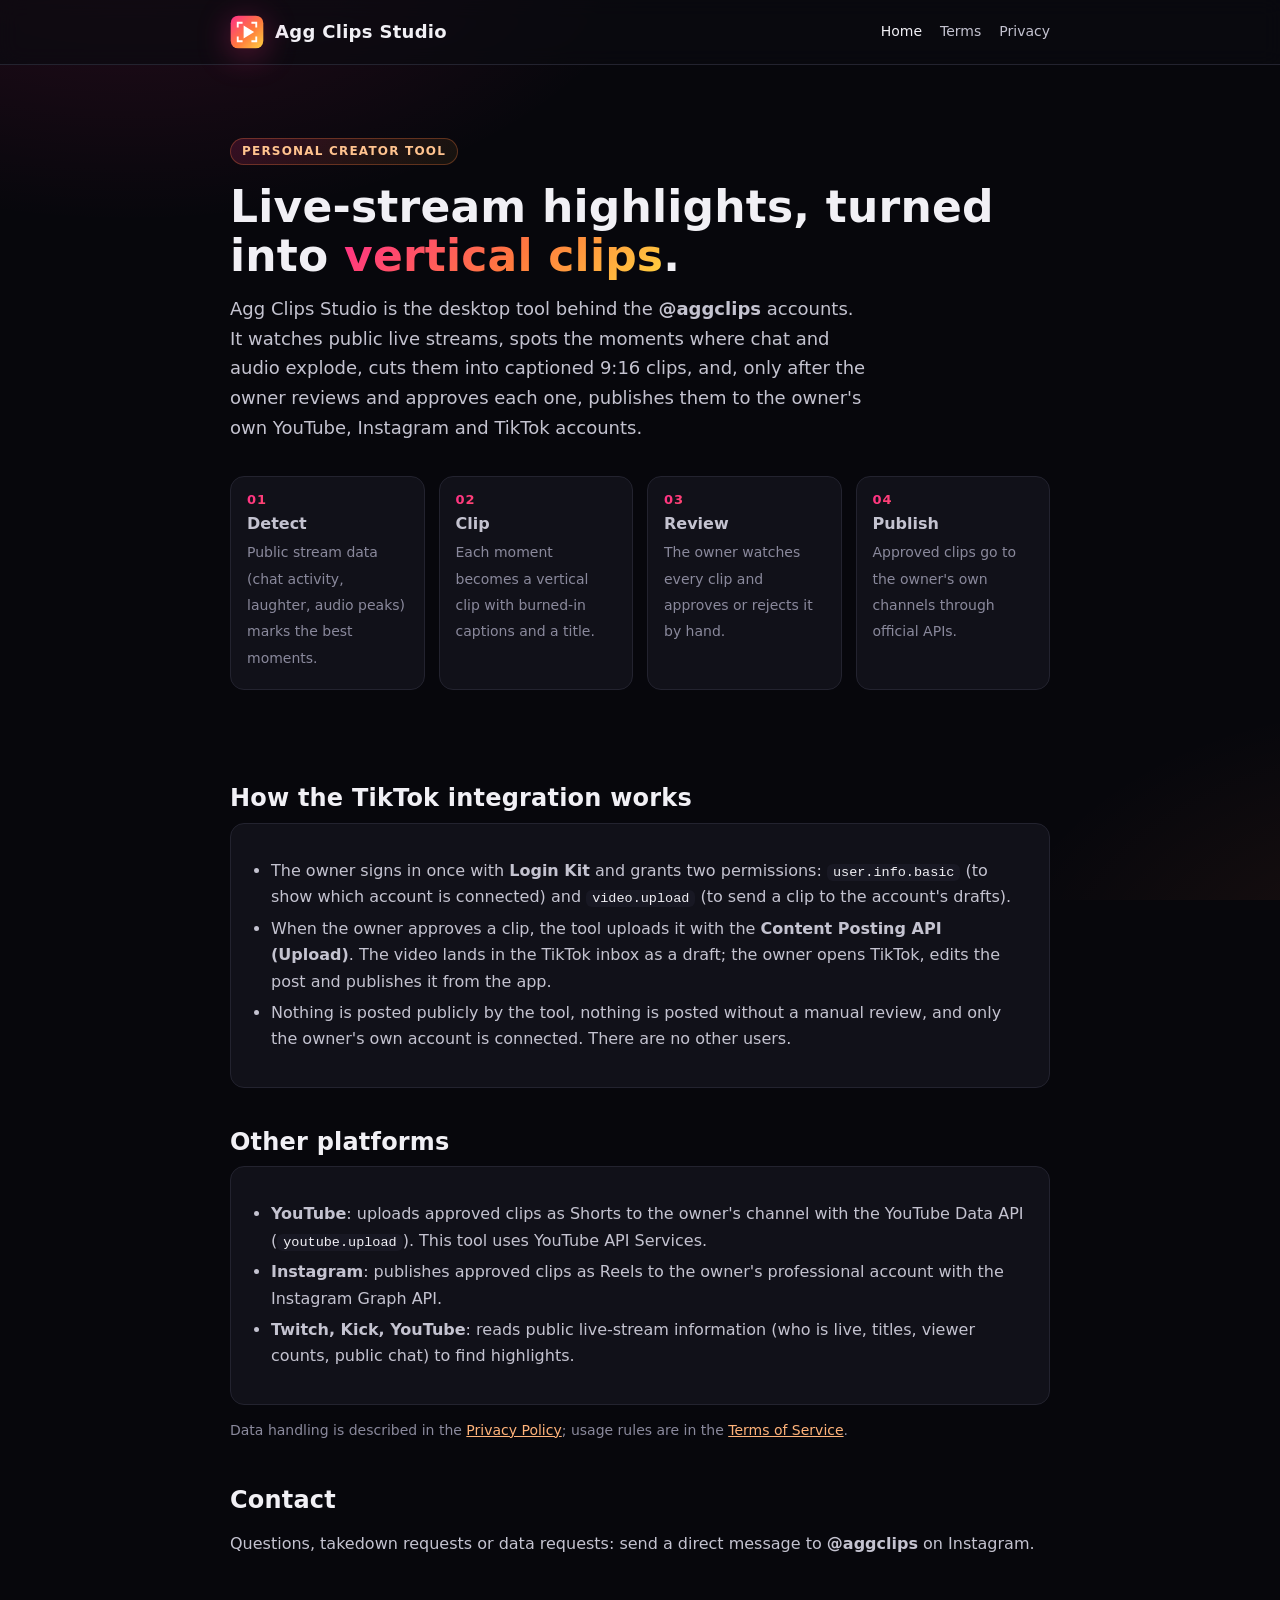
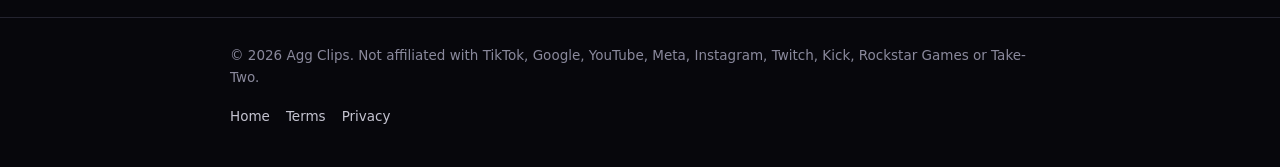
<file: index.html>
<!doctype html>
<html lang="en">
<head>
  <meta charset="utf-8">
  <meta name="viewport" content="width=device-width, initial-scale=1">
  <title>Agg Clips Studio</title>
  <meta name="description" content="Agg Clips Studio is the personal tool behind @aggclips: it finds highlights in live streams, turns them into captioned vertical clips, and publishes them to the owner's own accounts after manual review.">
  <link rel="icon" href="icon.png">
  <link rel="stylesheet" href="style.css">
</head>
<body>
  <header class="top">
    <div class="wrap">
      <a class="brand" href="./">
        <svg viewBox="0 0 100 100" aria-hidden="true"><defs><linearGradient id="g" x1="0" y1="0" x2="1" y2="1"><stop offset="0" stop-color="#ff2e88"/><stop offset=".55" stop-color="#ff7a3d"/><stop offset="1" stop-color="#ffd23f"/></linearGradient></defs><rect x="2" y="2" width="96" height="96" rx="22" fill="url(#g)"/><path fill="#fff" d="M20 20h17v5.5H25.5V37H20zM80 20H63v5.5h11.5V37H80zM20 80h17v-5.5H25.5V63H20zM80 80H63v-5.5h11.5V63H80z"/><path fill="#fff" d="M40 31v38l31-19z"/></svg>
        Agg Clips Studio
      </a>
      <nav class="links"><a href="./" aria-current="page">Home</a><a href="terms.html">Terms</a><a href="privacy.html">Privacy</a></nav>
    </div>
  </header>

  <main class="wrap">
    <section class="hero">
      <span class="eyebrow">Personal creator tool</span>
      <h1>Live-stream highlights, turned into <span class="g">vertical clips</span>.</h1>
      <p class="lead">Agg Clips Studio is the desktop tool behind the <b>@aggclips</b> accounts. It watches public live
        streams, spots the moments where chat and audio explode, cuts them into captioned 9:16 clips, and, only after
        the owner reviews and approves each one, publishes them to the owner's own YouTube, Instagram and TikTok accounts.</p>
      <ol class="steps">
        <li><b>Detect</b><span>Public stream data (chat activity, laughter, audio peaks) marks the best moments.</span></li>
        <li><b>Clip</b><span>Each moment becomes a vertical clip with burned-in captions and a title.</span></li>
        <li><b>Review</b><span>The owner watches every clip and approves or rejects it by hand.</span></li>
        <li><b>Publish</b><span>Approved clips go to the owner's own channels through official APIs.</span></li>
      </ol>
    </section>

    <section class="block">
      <h2>How the TikTok integration works</h2>
      <div class="card">
        <ul class="plain">
          <li>The owner signs in once with <b>Login Kit</b> and grants two permissions: <code>user.info.basic</code>
            (to show which account is connected) and <code>video.upload</code> (to send a clip to the account's drafts).</li>
          <li>When the owner approves a clip, the tool uploads it with the <b>Content Posting API (Upload)</b>. The video
            lands in the TikTok inbox as a draft; the owner opens TikTok, edits the post and publishes it from the app.</li>
          <li>Nothing is posted publicly by the tool, nothing is posted without a manual review, and only the owner's own
            account is connected. There are no other users.</li>
        </ul>
      </div>
      <h2>Other platforms</h2>
      <div class="card">
        <ul class="plain">
          <li><b>YouTube</b>: uploads approved clips as Shorts to the owner's channel with the YouTube Data API
            (<code>youtube.upload</code>). This tool uses YouTube API Services.</li>
          <li><b>Instagram</b>: publishes approved clips as Reels to the owner's professional account with the Instagram Graph API.</li>
          <li><b>Twitch, Kick, YouTube</b>: reads public live-stream information (who is live, titles, viewer counts, public chat)
            to find highlights.</li>
        </ul>
      </div>
      <p class="note">Data handling is described in the <a href="privacy.html">Privacy Policy</a>; usage rules are in the
        <a href="terms.html">Terms of Service</a>.</p>
    </section>

    <section class="block">
      <h2>Contact</h2>
      <p>Questions, takedown requests or data requests: send a direct message to <b>@aggclips</b> on Instagram.</p>
    </section>
  </main>

  <footer>
    <div class="wrap">
      <span>© 2026 Agg Clips. Not affiliated with TikTok, Google, YouTube, Meta, Instagram, Twitch, Kick, Rockstar Games or Take-Two.</span>
      <span><a href="./">Home</a><a href="terms.html">Terms</a><a href="privacy.html">Privacy</a></span>
    </div>
  </footer>
</body>
</html>
</file>
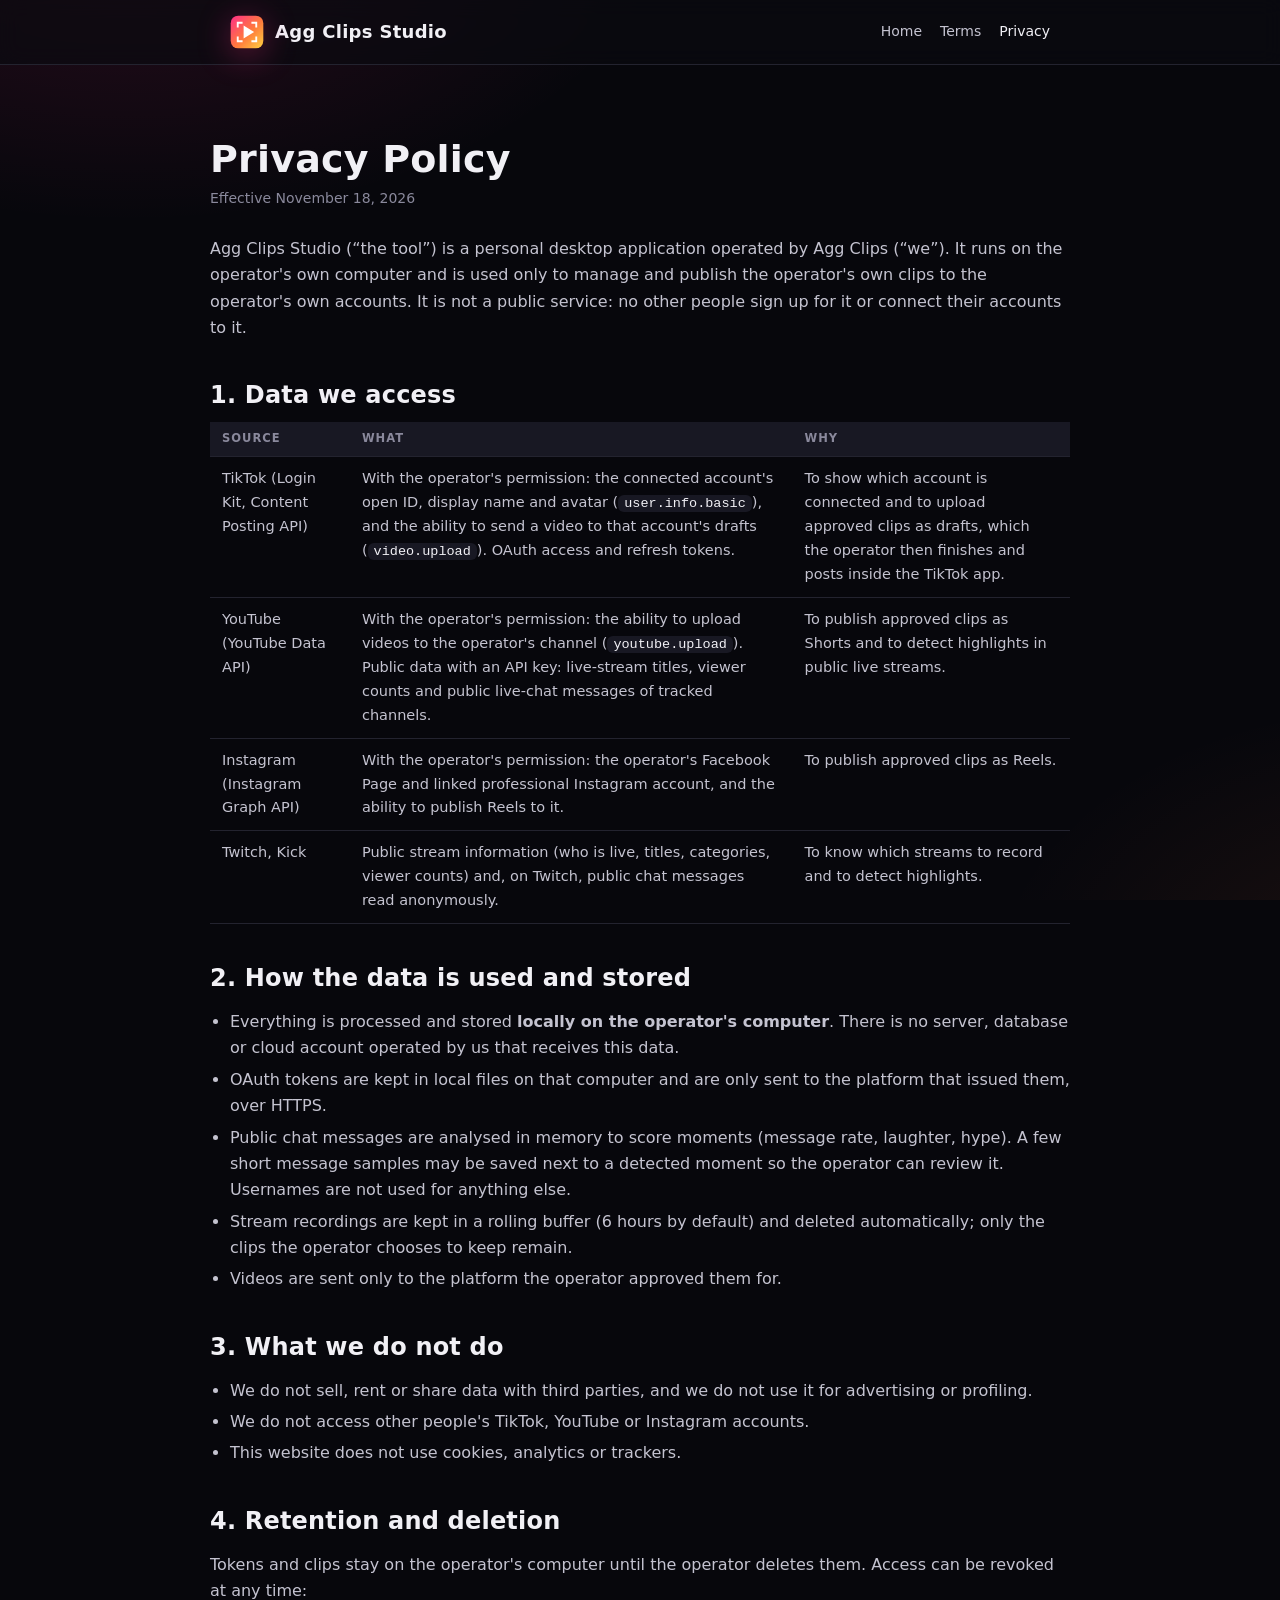
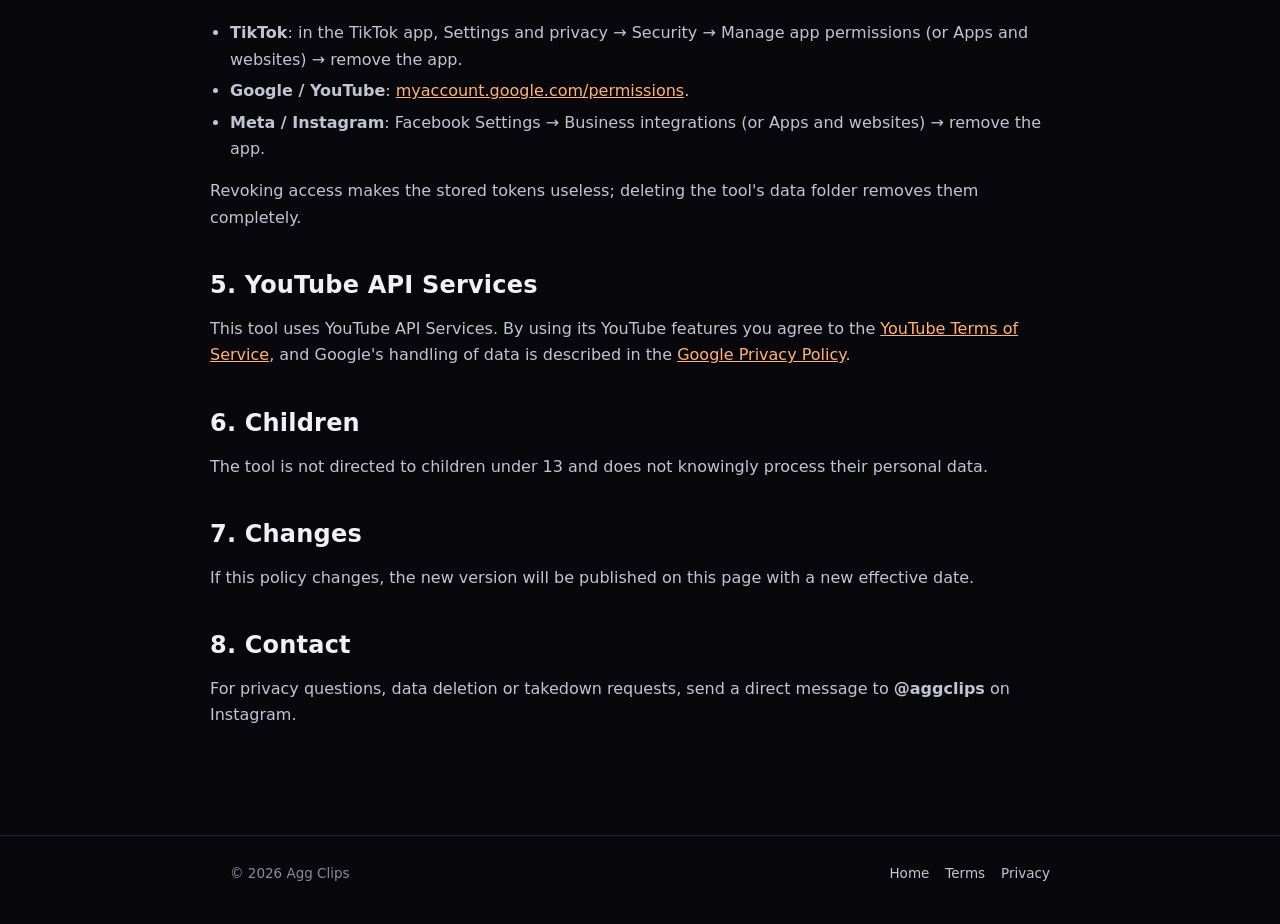
<file: privacy.html>
<!doctype html>
<html lang="en">
<head>
  <meta charset="utf-8">
  <meta name="viewport" content="width=device-width, initial-scale=1">
  <title>Privacy Policy · Agg Clips Studio</title>
  <meta name="description" content="How Agg Clips Studio handles data from TikTok, YouTube, Instagram, Twitch and Kick.">
  <link rel="icon" href="icon.png">
  <link rel="stylesheet" href="style.css">
</head>
<body>
  <header class="top">
    <div class="wrap">
      <a class="brand" href="./">
        <svg viewBox="0 0 100 100" aria-hidden="true"><defs><linearGradient id="g" x1="0" y1="0" x2="1" y2="1"><stop offset="0" stop-color="#ff2e88"/><stop offset=".55" stop-color="#ff7a3d"/><stop offset="1" stop-color="#ffd23f"/></linearGradient></defs><rect x="2" y="2" width="96" height="96" rx="22" fill="url(#g)"/><path fill="#fff" d="M20 20h17v5.5H25.5V37H20zM80 20H63v5.5h11.5V37H80zM20 80h17v-5.5H25.5V63H20zM80 80H63v-5.5h11.5V63H80z"/><path fill="#fff" d="M40 31v38l31-19z"/></svg>
        Agg Clips Studio
      </a>
      <nav class="links"><a href="./">Home</a><a href="terms.html">Terms</a><a href="privacy.html" aria-current="page">Privacy</a></nav>
    </div>
  </header>

  <main class="wrap doc">
    <h1>Privacy Policy</h1>
    <p class="meta">Effective November 18, 2026</p>

    <p>Agg Clips Studio (“the tool”) is a personal desktop application operated by Agg Clips (“we”). It runs on the
      operator's own computer and is used only to manage and publish the operator's own clips to the operator's own
      accounts. It is not a public service: no other people sign up for it or connect their accounts to it.</p>

    <h2>1. Data we access</h2>
    <table>
      <thead><tr><th>Source</th><th>What</th><th>Why</th></tr></thead>
      <tbody>
        <tr><td>TikTok (Login Kit, Content Posting API)</td>
          <td>With the operator's permission: the connected account's open ID, display name and avatar
            (<code>user.info.basic</code>), and the ability to send a video to that account's drafts (<code>video.upload</code>).
            OAuth access and refresh tokens.</td>
          <td>To show which account is connected and to upload approved clips as drafts, which the operator then
            finishes and posts inside the TikTok app.</td></tr>
        <tr><td>YouTube (YouTube Data API)</td>
          <td>With the operator's permission: the ability to upload videos to the operator's channel (<code>youtube.upload</code>).
            Public data with an API key: live-stream titles, viewer counts and public live-chat messages of tracked channels.</td>
          <td>To publish approved clips as Shorts and to detect highlights in public live streams.</td></tr>
        <tr><td>Instagram (Instagram Graph API)</td>
          <td>With the operator's permission: the operator's Facebook Page and linked professional Instagram account,
            and the ability to publish Reels to it.</td>
          <td>To publish approved clips as Reels.</td></tr>
        <tr><td>Twitch, Kick</td>
          <td>Public stream information (who is live, titles, categories, viewer counts) and, on Twitch, public chat
            messages read anonymously.</td>
          <td>To know which streams to record and to detect highlights.</td></tr>
      </tbody>
    </table>

    <h2>2. How the data is used and stored</h2>
    <ul class="plain">
      <li>Everything is processed and stored <b>locally on the operator's computer</b>. There is no server, database or
        cloud account operated by us that receives this data.</li>
      <li>OAuth tokens are kept in local files on that computer and are only sent to the platform that issued them, over HTTPS.</li>
      <li>Public chat messages are analysed in memory to score moments (message rate, laughter, hype). A few short message
        samples may be saved next to a detected moment so the operator can review it. Usernames are not used for anything else.</li>
      <li>Stream recordings are kept in a rolling buffer (6 hours by default) and deleted automatically; only the clips the
        operator chooses to keep remain.</li>
      <li>Videos are sent only to the platform the operator approved them for.</li>
    </ul>

    <h2>3. What we do not do</h2>
    <ul class="plain">
      <li>We do not sell, rent or share data with third parties, and we do not use it for advertising or profiling.</li>
      <li>We do not access other people's TikTok, YouTube or Instagram accounts.</li>
      <li>This website does not use cookies, analytics or trackers.</li>
    </ul>

    <h2>4. Retention and deletion</h2>
    <p>Tokens and clips stay on the operator's computer until the operator deletes them. Access can be revoked at any time:</p>
    <ul class="plain">
      <li><b>TikTok</b>: in the TikTok app, Settings and privacy → Security → Manage app permissions (or Apps and websites) → remove the app.</li>
      <li><b>Google / YouTube</b>: <a href="https://myaccount.google.com/permissions">myaccount.google.com/permissions</a>.</li>
      <li><b>Meta / Instagram</b>: Facebook Settings → Business integrations (or Apps and websites) → remove the app.</li>
    </ul>
    <p>Revoking access makes the stored tokens useless; deleting the tool's data folder removes them completely.</p>

    <h2>5. YouTube API Services</h2>
    <p>This tool uses YouTube API Services. By using its YouTube features you agree to the
      <a href="https://www.youtube.com/t/terms">YouTube Terms of Service</a>, and Google's handling of data is described in the
      <a href="https://policies.google.com/privacy">Google Privacy Policy</a>.</p>

    <h2>6. Children</h2>
    <p>The tool is not directed to children under 13 and does not knowingly process their personal data.</p>

    <h2>7. Changes</h2>
    <p>If this policy changes, the new version will be published on this page with a new effective date.</p>

    <h2>8. Contact</h2>
    <p>For privacy questions, data deletion or takedown requests, send a direct message to <b>@aggclips</b> on Instagram.</p>
  </main>

  <footer>
    <div class="wrap">
      <span>© 2026 Agg Clips</span>
      <span><a href="./">Home</a><a href="terms.html">Terms</a><a href="privacy.html">Privacy</a></span>
    </div>
  </footer>
</body>
</html>
</file>
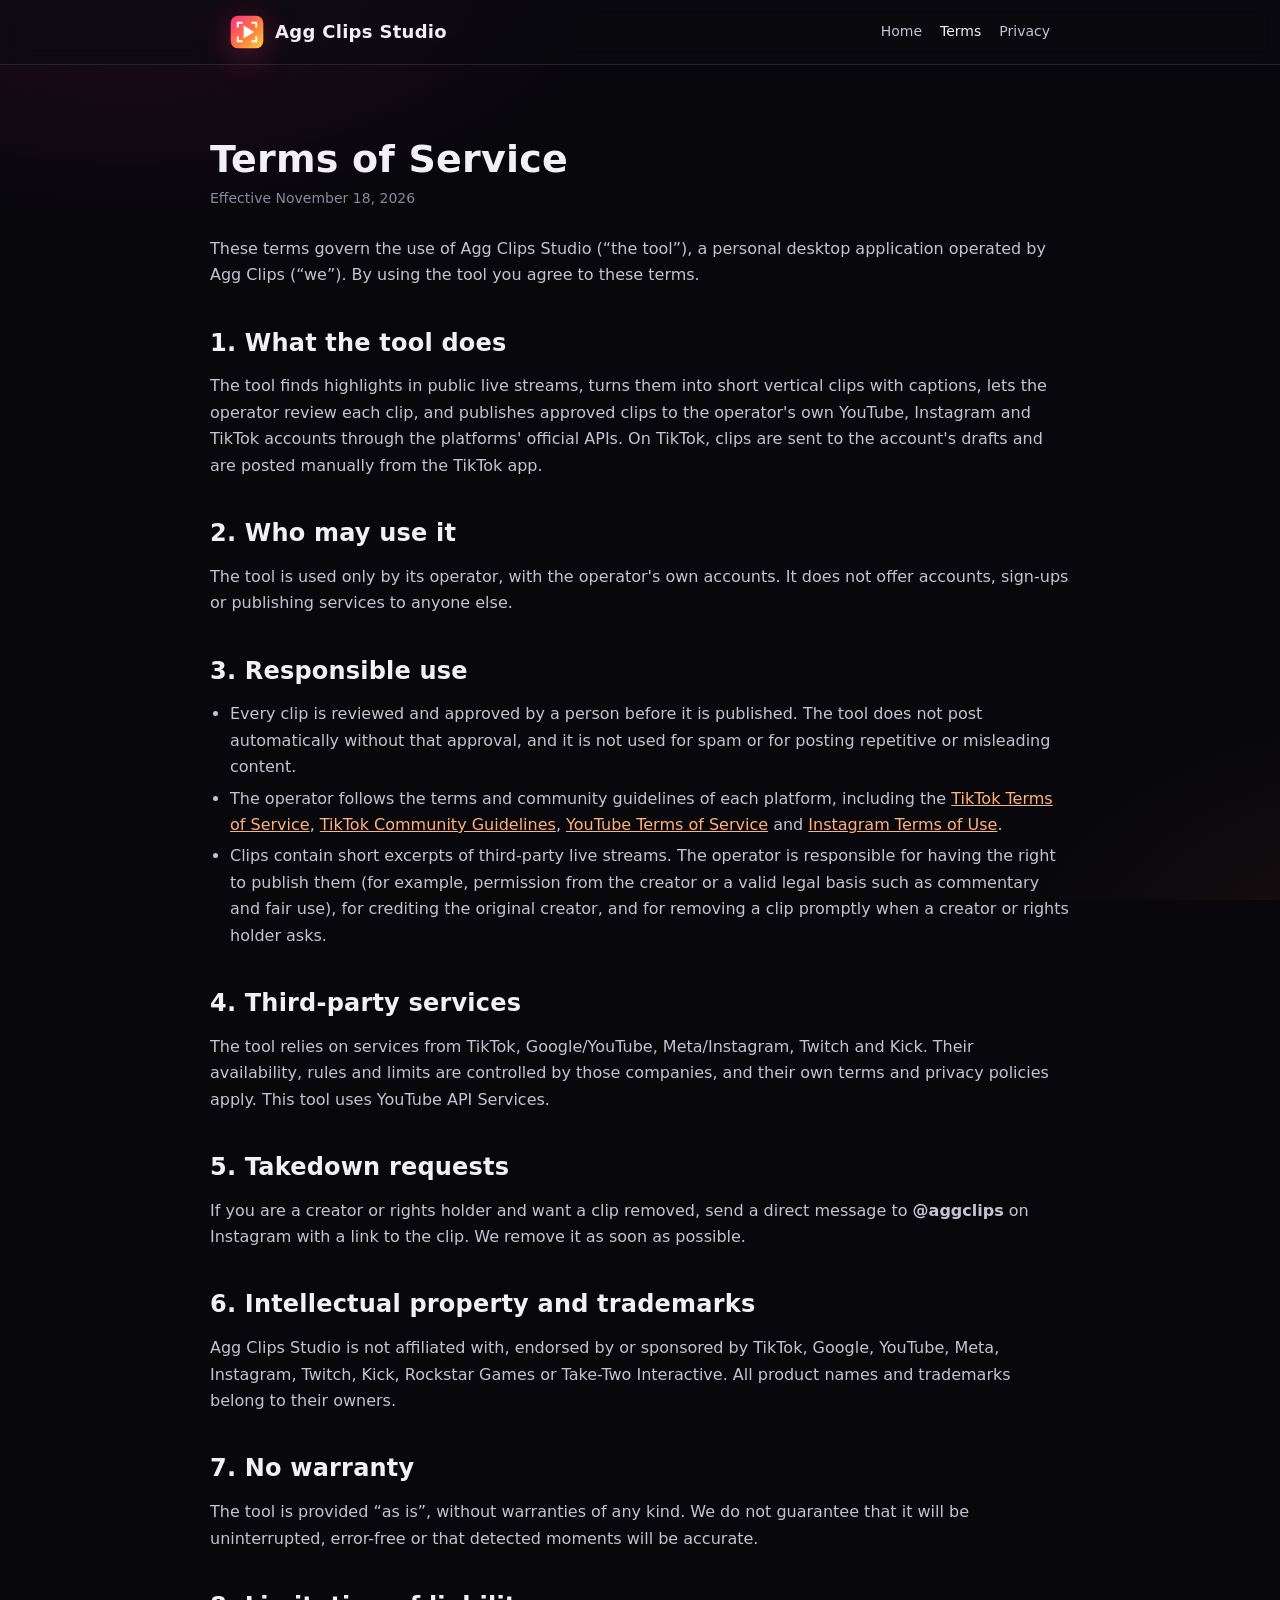
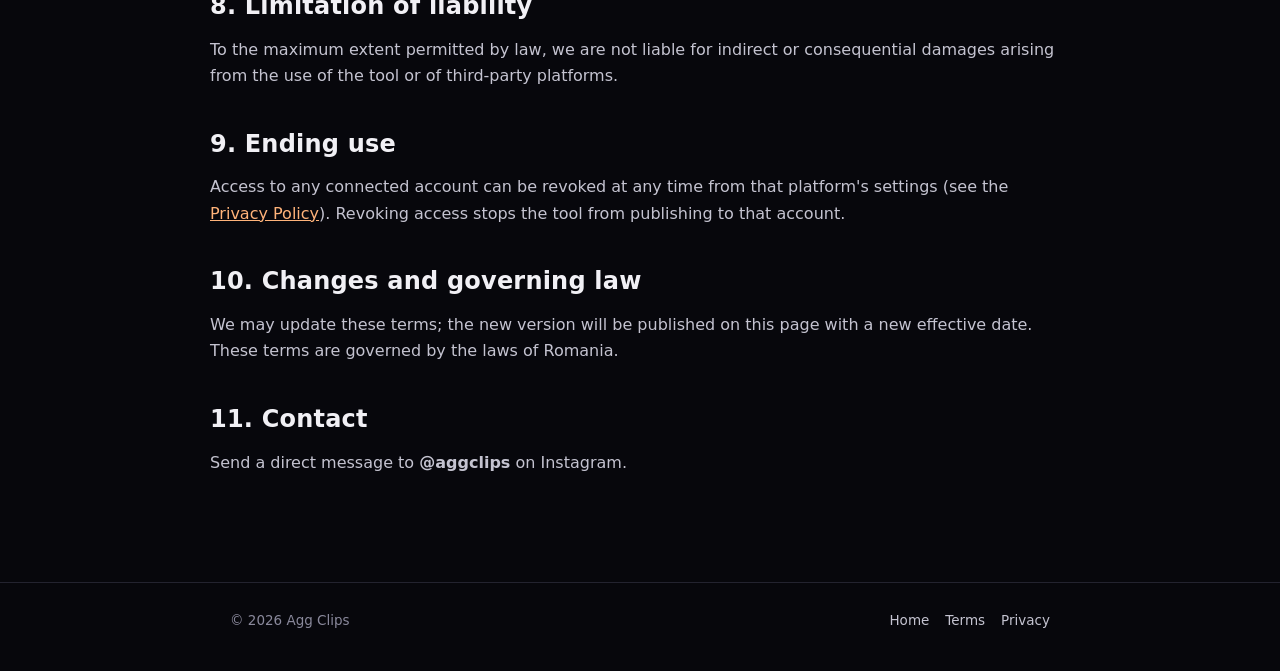
<file: terms.html>
<!doctype html>
<html lang="en">
<head>
  <meta charset="utf-8">
  <meta name="viewport" content="width=device-width, initial-scale=1">
  <title>Terms of Service · Agg Clips Studio</title>
  <meta name="description" content="Terms of Service for Agg Clips Studio.">
  <link rel="icon" href="icon.png">
  <link rel="stylesheet" href="style.css">
</head>
<body>
  <header class="top">
    <div class="wrap">
      <a class="brand" href="./">
        <svg viewBox="0 0 100 100" aria-hidden="true"><defs><linearGradient id="g" x1="0" y1="0" x2="1" y2="1"><stop offset="0" stop-color="#ff2e88"/><stop offset=".55" stop-color="#ff7a3d"/><stop offset="1" stop-color="#ffd23f"/></linearGradient></defs><rect x="2" y="2" width="96" height="96" rx="22" fill="url(#g)"/><path fill="#fff" d="M20 20h17v5.5H25.5V37H20zM80 20H63v5.5h11.5V37H80zM20 80h17v-5.5H25.5V63H20zM80 80H63v-5.5h11.5V63H80z"/><path fill="#fff" d="M40 31v38l31-19z"/></svg>
        Agg Clips Studio
      </a>
      <nav class="links"><a href="./">Home</a><a href="terms.html" aria-current="page">Terms</a><a href="privacy.html">Privacy</a></nav>
    </div>
  </header>

  <main class="wrap doc">
    <h1>Terms of Service</h1>
    <p class="meta">Effective November 18, 2026</p>

    <p>These terms govern the use of Agg Clips Studio (“the tool”), a personal desktop application operated by Agg Clips
      (“we”). By using the tool you agree to these terms.</p>

    <h2>1. What the tool does</h2>
    <p>The tool finds highlights in public live streams, turns them into short vertical clips with captions, lets the
      operator review each clip, and publishes approved clips to the operator's own YouTube, Instagram and TikTok accounts
      through the platforms' official APIs. On TikTok, clips are sent to the account's drafts and are posted manually from
      the TikTok app.</p>

    <h2>2. Who may use it</h2>
    <p>The tool is used only by its operator, with the operator's own accounts. It does not offer accounts, sign-ups or
      publishing services to anyone else.</p>

    <h2>3. Responsible use</h2>
    <ul class="plain">
      <li>Every clip is reviewed and approved by a person before it is published. The tool does not post automatically
        without that approval, and it is not used for spam or for posting repetitive or misleading content.</li>
      <li>The operator follows the terms and community guidelines of each platform, including the
        <a href="https://www.tiktok.com/legal/terms-of-service">TikTok Terms of Service</a>,
        <a href="https://www.tiktok.com/community-guidelines">TikTok Community Guidelines</a>,
        <a href="https://www.youtube.com/t/terms">YouTube Terms of Service</a> and
        <a href="https://help.instagram.com/581066165581870">Instagram Terms of Use</a>.</li>
      <li>Clips contain short excerpts of third-party live streams. The operator is responsible for having the right to
        publish them (for example, permission from the creator or a valid legal basis such as commentary and fair use), for
        crediting the original creator, and for removing a clip promptly when a creator or rights holder asks.</li>
    </ul>

    <h2>4. Third-party services</h2>
    <p>The tool relies on services from TikTok, Google/YouTube, Meta/Instagram, Twitch and Kick. Their availability,
      rules and limits are controlled by those companies, and their own terms and privacy policies apply. This tool uses
      YouTube API Services.</p>

    <h2>5. Takedown requests</h2>
    <p>If you are a creator or rights holder and want a clip removed, send a direct message to <b>@aggclips</b> on Instagram
      with a link to the clip. We remove it as soon as possible.</p>

    <h2>6. Intellectual property and trademarks</h2>
    <p>Agg Clips Studio is not affiliated with, endorsed by or sponsored by TikTok, Google, YouTube, Meta, Instagram,
      Twitch, Kick, Rockstar Games or Take-Two Interactive. All product names and trademarks belong to their owners.</p>

    <h2>7. No warranty</h2>
    <p>The tool is provided “as is”, without warranties of any kind. We do not guarantee that it will be uninterrupted,
      error-free or that detected moments will be accurate.</p>

    <h2>8. Limitation of liability</h2>
    <p>To the maximum extent permitted by law, we are not liable for indirect or consequential damages arising from the use
      of the tool or of third-party platforms.</p>

    <h2>9. Ending use</h2>
    <p>Access to any connected account can be revoked at any time from that platform's settings (see the
      <a href="privacy.html">Privacy Policy</a>). Revoking access stops the tool from publishing to that account.</p>

    <h2>10. Changes and governing law</h2>
    <p>We may update these terms; the new version will be published on this page with a new effective date. These terms are
      governed by the laws of Romania.</p>

    <h2>11. Contact</h2>
    <p>Send a direct message to <b>@aggclips</b> on Instagram.</p>
  </main>

  <footer>
    <div class="wrap">
      <span>© 2026 Agg Clips</span>
      <span><a href="./">Home</a><a href="terms.html">Terms</a><a href="privacy.html">Privacy</a></span>
    </div>
  </footer>
</body>
</html>
</file>
<file: style.css>
:root {
  --bg: #07070c;
  --panel: #111119;
  --panel-2: #181823;
  --line: #23232f;
  --text: #f1f0f5;
  --soft: #c4c3d0;
  --muted: #8a899c;
  --grad: linear-gradient(135deg, #ff2e88 0%, #ff7a3d 55%, #ffd23f 100%);
  --grad-soft: linear-gradient(135deg, rgba(255, 46, 136, .16), rgba(255, 122, 61, .10) 60%, rgba(255, 210, 63, .06));
  --font: "Segoe UI Variable Text", "Segoe UI", system-ui, -apple-system, Roboto, "Helvetica Neue", Arial, sans-serif;
  --display: "Bahnschrift", "Segoe UI Variable Display", "DIN Alternate", "Arial Narrow", system-ui, sans-serif;
  color-scheme: dark;
}
* { box-sizing: border-box; }
html, body { margin: 0; }
body {
  font: 16px/1.65 var(--font); color: var(--text); -webkit-font-smoothing: antialiased;
  background:
    radial-gradient(900px 520px at 10% -10%, rgba(255, 46, 136, .14), transparent 60%),
    radial-gradient(700px 480px at 110% 110%, rgba(255, 122, 61, .09), transparent 60%),
    var(--bg);
  background-attachment: fixed;
}
a { color: #ffb37a; }
a:hover { color: #ffd23f; }

.wrap { max-width: 860px; margin: 0 auto; padding: 0 20px; }
header.top { border-bottom: 1px solid var(--line); background: rgba(10, 10, 16, .7); backdrop-filter: blur(10px); position: sticky; top: 0; z-index: 5; }
header.top .wrap { display: flex; align-items: center; justify-content: space-between; gap: 16px; height: 64px; }
.brand { display: flex; align-items: center; gap: 11px; color: var(--text); text-decoration: none; font: 700 18px/1 var(--display); letter-spacing: .3px; }
.brand svg { width: 34px; height: 34px; filter: drop-shadow(0 6px 16px rgba(255, 46, 136, .35)); }
nav.links { display: flex; gap: 18px; font-size: 14px; }
nav.links a { color: var(--soft); text-decoration: none; }
nav.links a:hover, nav.links a[aria-current="page"] { color: var(--text); }

.hero { padding: 72px 0 40px; }
.eyebrow { display: inline-block; padding: 4px 12px; border-radius: 999px; background: var(--grad-soft); box-shadow: inset 0 0 0 1px rgba(255, 122, 61, .3); color: #ffc38f; font: 600 12px/1.6 var(--display); letter-spacing: 1.2px; text-transform: uppercase; }
h1 { font: 700 44px/1.1 var(--display); letter-spacing: .2px; margin: 18px 0 14px; }
h1 .g { background: var(--grad); -webkit-background-clip: text; background-clip: text; color: transparent; }
.lead { font-size: 18px; color: var(--soft); max-width: 640px; margin: 0; }

.steps { display: grid; grid-template-columns: repeat(auto-fit, minmax(190px, 1fr)); gap: 14px; margin: 34px 0 10px; padding: 0; list-style: none; counter-reset: s; }
.steps li { background: var(--panel); border: 1px solid var(--line); border-radius: 14px; padding: 16px 16px 18px; counter-increment: s; }
.steps li::before { content: counter(s, decimal-leading-zero); display: block; font: 700 13px/1 var(--display); letter-spacing: 1px; background: var(--grad); -webkit-background-clip: text; background-clip: text; color: transparent; margin-bottom: 8px; }
.steps b { display: block; font: 700 16px/1.3 var(--display); margin-bottom: 4px; }
.steps span { color: var(--muted); font-size: 14px; line-height: 1.5; }

section.block { margin: 44px 0; }
h2 { font: 700 24px/1.2 var(--display); margin: 40px 0 10px; letter-spacing: .2px; }
h3 { font: 700 17px/1.3 var(--display); margin: 26px 0 6px; }
p, li { color: var(--soft); }
ul.plain { padding-left: 20px; }
ul.plain li { margin: 5px 0; }
.card { background: var(--panel); border: 1px solid var(--line); border-radius: 14px; padding: 18px 20px; }
.card + .card { margin-top: 12px; }
.note { color: var(--muted); font-size: 14px; }
table { width: 100%; border-collapse: collapse; font-size: 14.5px; margin: 12px 0; }
th, td { text-align: left; padding: 10px 12px; border-bottom: 1px solid var(--line); vertical-align: top; color: var(--soft); }
th { color: var(--muted); font: 600 11.5px/1.2 var(--display); text-transform: uppercase; letter-spacing: 1px; background: var(--panel-2); }
code { font-family: "Cascadia Mono", Consolas, ui-monospace, monospace; font-size: 13.5px; background: var(--panel-2); padding: 1px 6px; border-radius: 6px; color: var(--text); }

.doc { padding: 56px 0 30px; }
.doc h1 { font-size: 38px; margin-bottom: 6px; }
.meta { color: var(--muted); font-size: 14px; margin: 0 0 26px; }

footer { border-top: 1px solid var(--line); margin-top: 60px; padding: 26px 0 40px; color: var(--muted); font-size: 13.5px; }
footer .wrap { display: flex; justify-content: space-between; gap: 16px; flex-wrap: wrap; }
footer a { color: var(--soft); text-decoration: none; margin-left: 16px; }
footer a:first-child { margin-left: 0; }

@media (max-width: 600px) {
  h1 { font-size: 34px; }
  .doc h1 { font-size: 30px; }
  nav.links { gap: 12px; font-size: 13px; }
  .hero { padding-top: 48px; }
}
</file>
